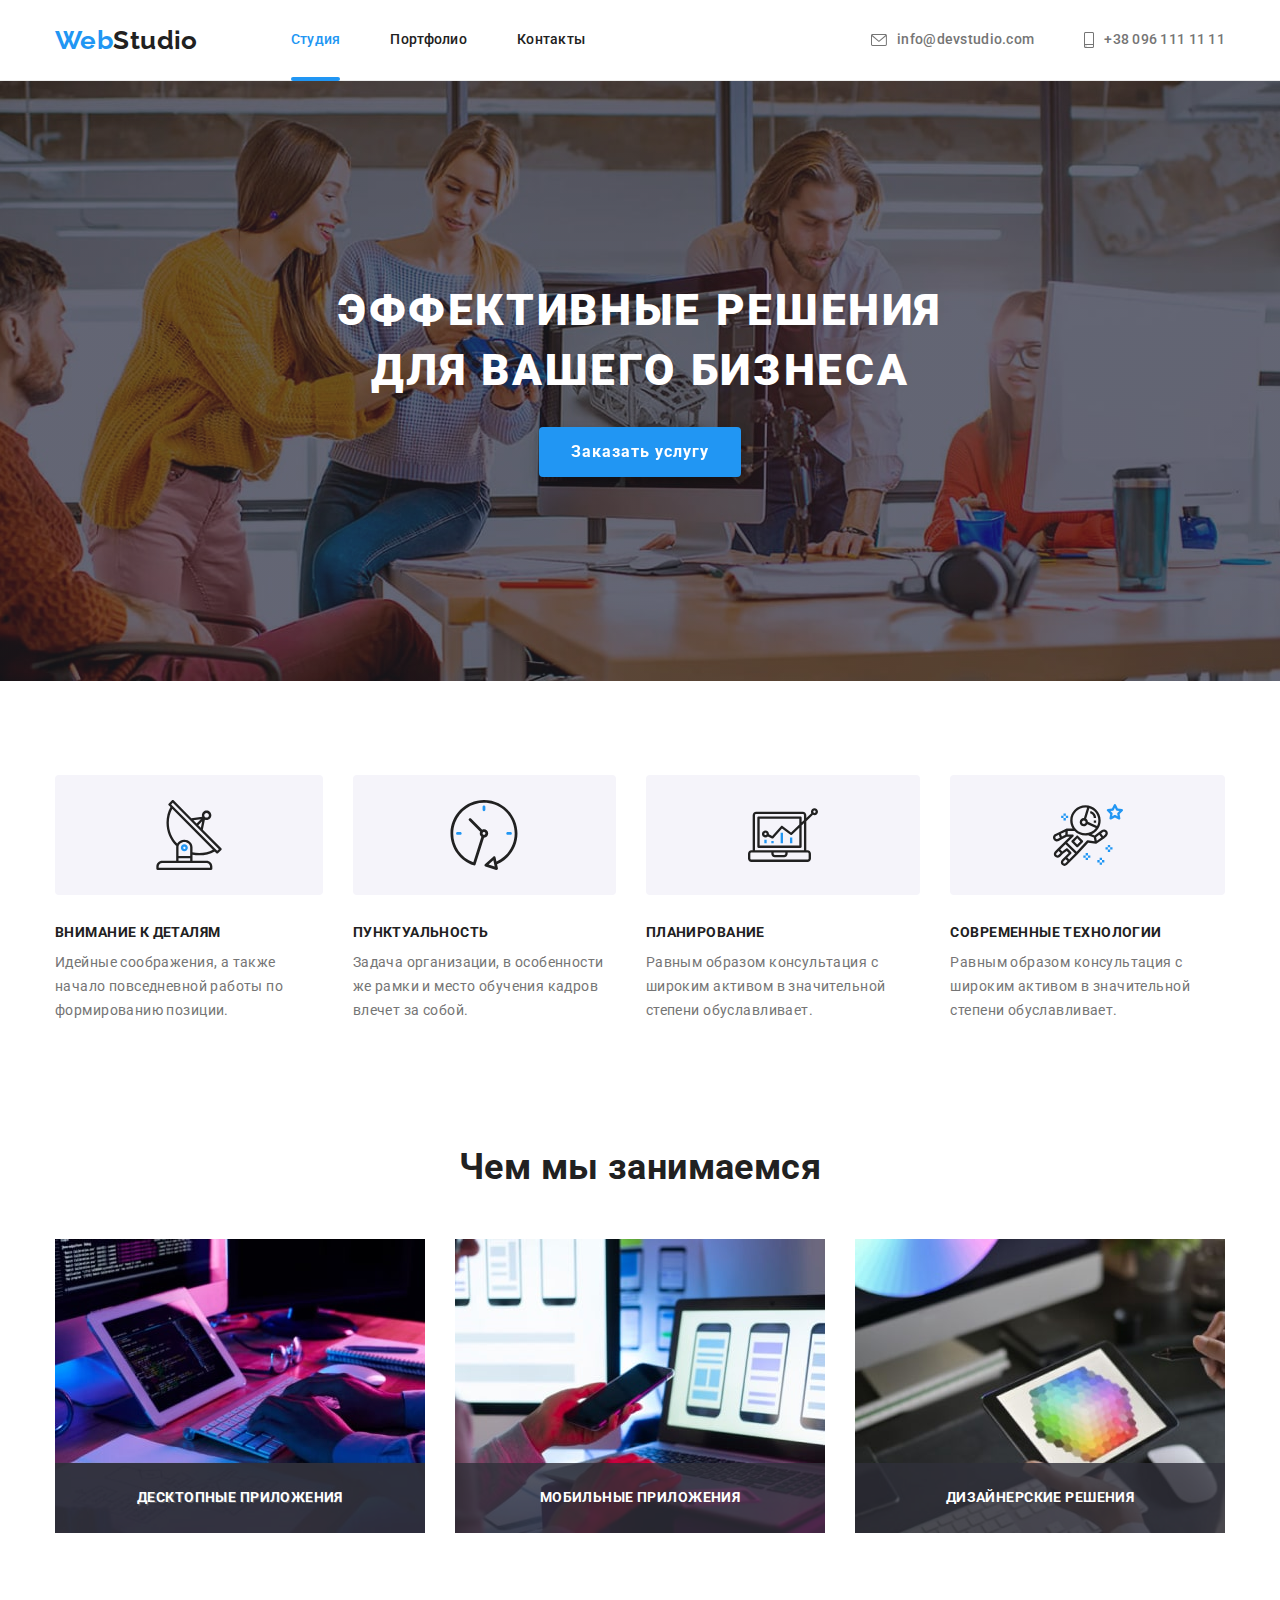
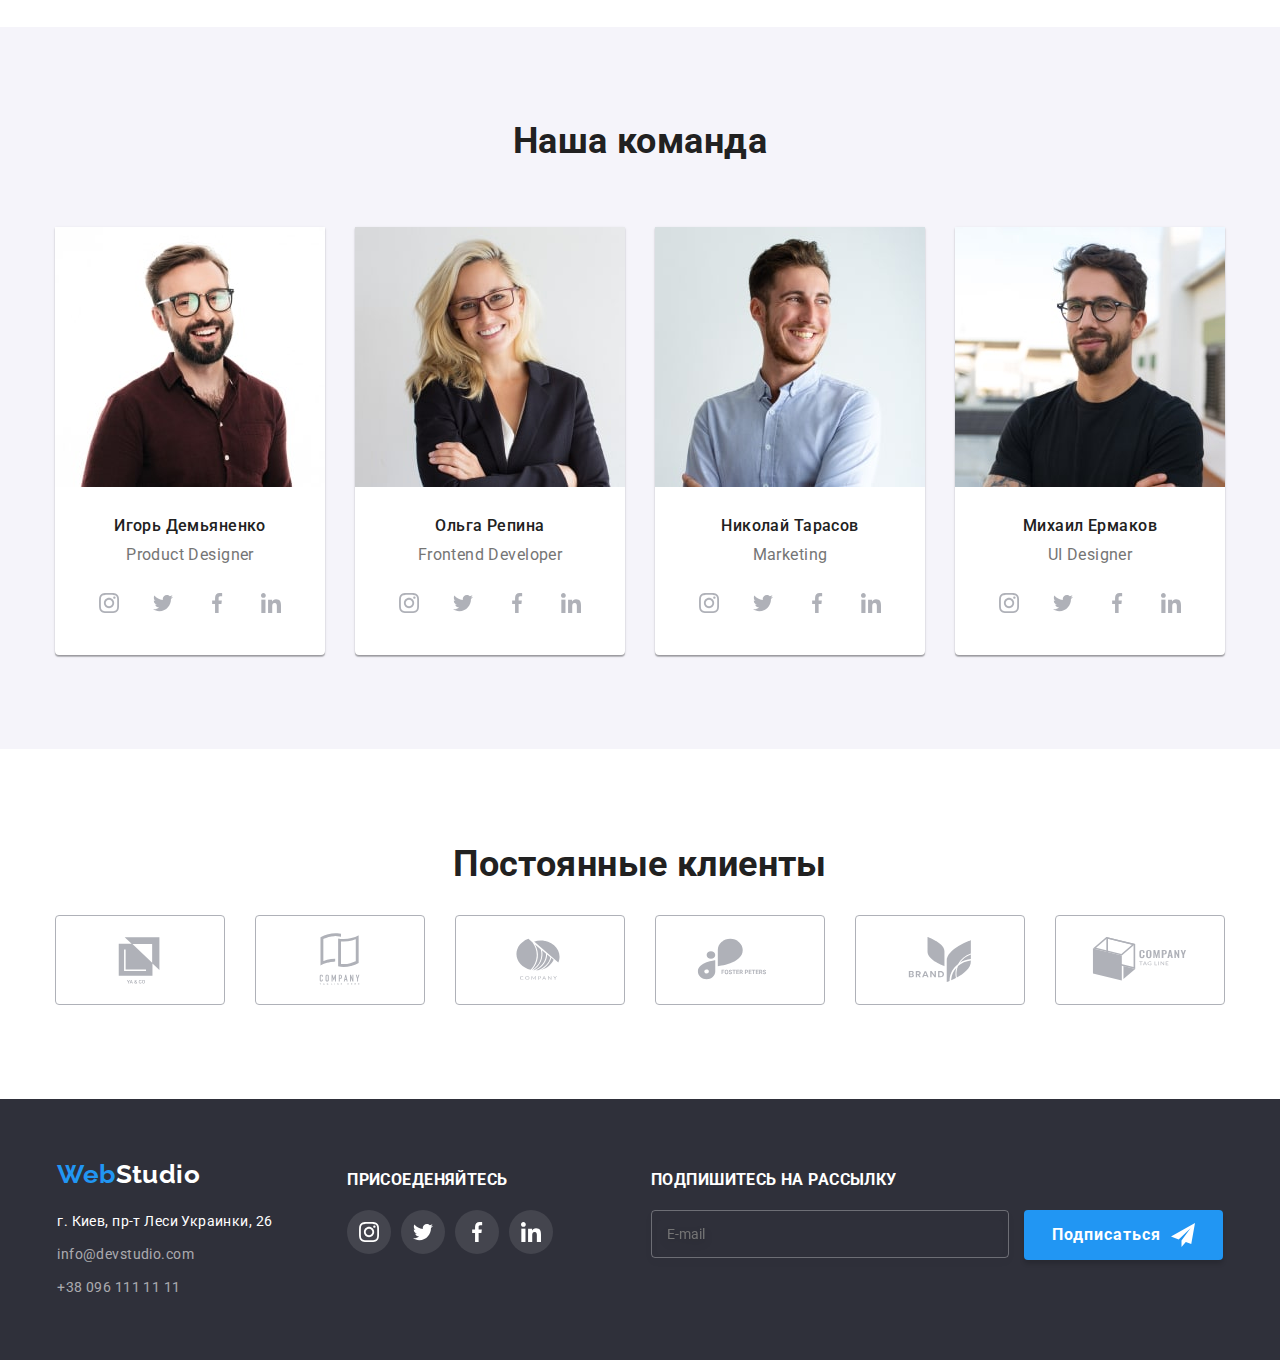
<file: index.html>
<!DOCTYPE html>
<html lang="ru">
  <head>
    <meta charset="UTF-8" />
    <meta http-equiv="X-UA-Compatible" content="IE=edge" />
    <meta name="viewport" content="width=device-width, initial-scale=1.0" />
    <title>WebStudio</title>
    <link
      rel="stylesheet"
      href="https://cdnjs.cloudflare.com/ajax/libs/modern-normalize/1.1.0/modern-normalize.min.css"
    />
    <link rel="stylesheet" href="./css/main.min.css" />
  </head>
  <body>
    <!-- Header site -->
    <header class="header">
      <div class="container">
        <a class="link header__logo" href="./index.html">
          <span class="header__web">Web</span><span class="header__studio">Studio</span></a
        >
        <!-- Min menu -->
        <div class="menu">
          <button
            class="menu-toggle js-open-menu"
            aria-expanded="false"
            aria-controls="mobile-menu"
          >
            <svg width="40" height="40" aria-label="Переключатель мобильного меню">
              <use href="./images/icon.svg#menu"></use>
            </svg>
          </button>
          <!-- Site Nav -->

          <nav class="site-nav">
            <ul class="list site-nav__list">
              <li class="site-nav__item">
                <a class="link site-nav__link current" href="./index.html">Студия</a>
              </li>
              <li class="site-nav__item">
                <a class="link site-nav__link" href="./portfolio.html">Портфолио</a>
              </li>
              <li class="site-nav__item"><a class="link site-nav__link" href="">Контакты</a></li>
            </ul>
          </nav>

          <!-- Contacts -->

          <ul class="list headercont">
            <li class="headercont__item">
              <div class="phone">
                <a class="headercont__link headercont__link--nomber link" href="tel:+380961111111"
                  ><svg class="icon-smartphone">
                    <use href="./images/icon.svg#icon-smartphone"></use></svg
                  >+38 096 111 11 11</a
                >
              </div>
            </li>
            <li class="headercont__item">
              <div class="mail">
                <a
                  class="headercont__link headercont__link--mail link"
                  href="mailto:info@devstudio.com"
                  ><svg class="icon-mail">
                    <use href="./images/icon.svg#icon-mail"></use></svg
                  >info@devstudio.com</a
                >
              </div>
            </li>
          </ul>
        </div>
      </div>

      <!-- Mobile menu -->

      <div class="menu-container js-menu-container" id="mobile-menu">
        <button class="menu-toggle js-close-menu">
          <svg width="40" height="40" aria-label="Переключатель мобильного меню">
            <use href="./images/icon.svg#cross"></use>
          </svg>
        </button>
        <!-- Site Nav -->

        <nav class="mobil-nav">
          <ul class="list mobil-nav__list">
            <li class="mobil-nav__item">
              <a class="link mobil-nav__link current" href="./index.html">Студия</a>
            </li>
            <li class="mobil-nav__item">
              <a class="link mobil-nav__link" href="./portfolio.html">Портфолио</a>
            </li>
            <li class="mobil-nav__item"><a class="link mobil-nav__link" href="">Контакты</a></li>
          </ul>
        </nav>

        <!-- Contacts -->

        <ul class="list mobil-headercont">
          <li class="mobil-headercont__item">
            <div class="mobil-phone">
              <a
                class="mobil-headercont__link mobil-headercont__link--nomber link"
                href="tel:+380961111111"
                >+38 096 111 11 11</a
              >
            </div>
          </li>
          <li class="mobil-headercont__item">
            <div class="mobil-mail">
              <a
                class="mobil-headercont__link mobil-headercont__link--mail link"
                href="mailto:info@devstudio.com"
                >info@devstudio.com</a
              >
            </div>
          </li>
        </ul>

        <ul class="list mobile-menu-social">
          <li class="mobile-menu-social__item">
            <a class="link mobile-menu-social__link" href="instagram.com">Instagram</a>
          </li>
          <li class="mobile-menu-social__item">
            <a class="link mobile-menu-social__link" href="twitter.com">Twitter</a>
          </li>
          <li class="mobile-menu-social__item">
            <a class="link mobile-menu-social__link" href="facebook.com">Facebook</a>
          </li>
          <li class="mobile-menu-social__item">
            <a class="link mobile-menu-social__link" href="linkedin.com">Linkedin</a>
          </li>
        </ul>
      </div>
    </header>
    <!-- Main -->
    <main>
      <!-- Hero -->
      <section class="hero">
        <h1 class="hero__title">Эффективные решения для вашего бизнеса</h1>
        <button data-modal-open class="button__hero" type="button">Заказать услугу</button>
      </section>
      <!--Benefits-->
      <section class="section benefits">
        <h2 class="visually-hidden">Преимущества</h2>
        <div class="container">
          <ul class="list benefits__list">
            <li class="benefits__item">
              <div class="attention">
                <svg class="icon__benefits" width="70" height="70">
                  <use href="./images/icon.svg#icon-antenna"></use>
                </svg>
              </div>
              <h3 class="benefits__title">Внимание к деталям</h3>
              <p class="benefits__text">
                Идейные соображения, а также начало повседневной работы по формированию позиции.
              </p>
            </li>
            <li class="benefits__item">
              <div class="attention">
                <svg class="icon__benefits" width="70" height="70">
                  <use href="./images/icon.svg#icon-clock"></use>
                </svg>
              </div>
              <h3 class="benefits__title">Пунктуальность</h3>
              <p class="benefits__text">
                Задача организации, в особенности же рамки и место обучения кадров влечет за собой.
              </p>
            </li>
            <li class="benefits__item">
              <div class="attention">
                <svg class="icon__benefits" width="70" height="70">
                  <use href="./images/icon.svg#icon-diagram"></use>
                </svg>
              </div>
              <h3 class="benefits__title">Планирование</h3>
              <p class="benefits__text">
                Равным образом консультация с широким активом в значительной степени обуславливает.
              </p>
            </li>
            <li class="benefits__item">
              <div class="attention">
                <svg class="icon__benefits" width="70" height="70">
                  <use href="./images/icon.svg#icon-astronaut"></use>
                </svg>
              </div>
              <h3 class="benefits__title">Современные технологии</h3>
              <p class="benefits__text">
                Равным образом консультация с широким активом в значительной степени обуславливает.
              </p>
            </li>
          </ul>
        </div>
      </section>
      <!--What are we doing-->
      <section class="section doing">
        <div class="container">
          <h2 class="doing__title">Чем мы занимаемся</h2>

          <ul class="list doing__list">
            <li class="doing__item">
              <div class="doing-thumb">
                <img
                  class="doing__img"
                  srcset="./images/box-1-370.jpg 1x, ./images/box-1-740.jpg 2x"
                  src="./images/box-1-370.jpg"
                  alt="Разработка Web сайта"
                />
                <div class="doing-thumb__bg">
                  <p class="doing-thumb__text">Десктопные приложения</p>
                </div>
              </div>
            </li>

            <li class="doing__item">
              <div class="doing-thumb">
                <img
                  class="doing__img"
                  srcset="./images/box-2-370.jpg 1x, ./images/box-2-740.jpg 2x"
                  src="./images/box-2-370.jpg"
                  alt="Разработка мобильных приложений"
                  width="370"
                />
                <div class="doing-thumb__bg">
                  <p class="doing-thumb__text">Мобильные приложения</p>
                </div>
              </div>
            </li>

            <li class="doing__item">
              <div class="doing-thumb">
                <img
                  class="doing__img"
                  srcset="./images/box-3-370.jpg 1x, ./images/box-3-740.jpg 2x"
                  src="./images/box-3-370.jpg"
                  alt="Разработка дизайна"
                  width="370"
                />
                <div class="doing-thumb__bg">
                  <p class="doing-thumb__text">Дизайнерские решения</p>
                </div>
              </div>
            </li>
          </ul>
        </div>
      </section>
      <!--Our team-->
      <section class="section team">
        <div class="container">
          <h2 class="team__title">Наша команда</h2>
          <ul class="list team__list">
            <li class="team__item">
              <picture>
                <source
                  srcset="./images/team-card-1-450.jpg 1x, ./images/team-card-1-900.jpg 2x"
                  media="(max-width: 767px)"
                />
                <source
                  srcset="./images/team-card-1-354.jpg 1x, ./images/team-card-1-708.jpg 2x"
                  media="(min-width: 768px) and (max-width: 1199px)"
                />
                <source
                  srcset="./images/team-card-1-270.jpg 1x, ./images/team-card-1-540.jpg 2x"
                  media="(min-width: 1200px)"
                />

                <img class="team__img" src="./images/team-card-1.jpg" alt="Игорь Демьяненко" />
              </picture>
              <div class="team-foto-title">
                <h3 class="team-foto-title__name">Игорь Демьяненко</h3>
                <p class="team-foto-title__role">Product Designer</p>
                <div class="social">
                  <ul class="list social__list">
                    <li class="social__item icon">
                      <svg class="insta" width="20" height="20">
                        <use href="./images/icon.svg#icon-instagram"></use>
                      </svg>
                    </li>
                    <li class="social__item icon">
                      <svg class="twitter" width="20" height="20">
                        <use href="./images/icon.svg#icon-twitter"></use>
                      </svg>
                    </li>
                    <li class="social__item icon">
                      <svg class="facebook" width="20" height="20">
                        <use href="./images/icon.svg#icon-facebook"></use>
                      </svg>
                    </li>
                    <li class="social__item icon">
                      <svg class="linkedin" width="20" height="20">
                        <use href="./images/icon.svg#icon-linkedin"></use>
                      </svg>
                    </li>
                  </ul>
                </div>
              </div>
            </li>
            <li class="team__item">
              <picture>
                <source
                  srcset="./images/team-card-2-450.jpg 1x, ./images/team-card-2-900.jpg 2x"
                  media="(max-width: 767px)"
                />
                <source
                  srcset="./images/team-card-2-354.jpg 1x, ./images/team-card-2-708.jpg 2x"
                  media="(min-width: 768px) and (max-width: 1199px)"
                />
                <source
                  srcset="./images/team-card-2-270.jpg 1x, ./images/team-card-2-540.jpg 2x"
                  media="(min-width: 1200px)"
                />

                <img class="team__img" src="team-card-2.jpg" alt="Ольга Репина" />
              </picture>
              <div class="team-foto-title">
                <h3 class="team-foto-title__name">Ольга Репина</h3>
                <p class="team-foto-title__role">Frontend Developer</p>
                <div class="social">
                  <ul class="list social__list">
                    <li class="social__item icon">
                      <svg class="insta" width="20" height="20">
                        <use href="./images/icon.svg#icon-instagram"></use>
                      </svg>
                    </li>
                    <li class="social__item icon">
                      <svg class="twitter" width="20" height="20">
                        <use href="./images/icon.svg#icon-twitter"></use>
                      </svg>
                    </li>
                    <li class="social__item icon">
                      <svg class="facebook" width="20" height="20">
                        <use href="./images/icon.svg#icon-facebook"></use>
                      </svg>
                    </li>
                    <li class="social__item icon">
                      <svg class="linkedin" width="20" height="20">
                        <use href="./images/icon.svg#icon-linkedin"></use>
                      </svg>
                    </li>
                  </ul>
                </div>
              </div>
            </li>
            <li class="team__item">
              <picture>
                <source
                  srcset="./images/team-card-3-450.jpg 1x, ./images/team-card-3-900.jpg 2x"
                  media="(max-width: 767px)"
                />
                <source
                  srcset="./images/team-card-3-354.jpg 1x, ./images/team-card-3-708.jpg 2x"
                  media="(min-width: 768px) and (max-width: 1199px)"
                />
                <source
                  srcset="./images/team-card-3-270.jpg 1x, ./images/team-card-3-540.jpg 2x"
                  media="(min-width: 1200px)"
                />
                <img class="team__img" src="team-card-3.jpg" alt="Николай Тарасов" />
              </picture>
              <div class="team-foto-title">
                <h3 class="team-foto-title__name">Николай Тарасов</h3>
                <p class="team-foto-title__role">Marketing</p>
                <div class="social">
                  <ul class="list social__list">
                    <li class="social__item icon">
                      <svg class="insta" width="20" height="20">
                        <use href="./images/icon.svg#icon-instagram"></use>
                      </svg>
                    </li>
                    <li class="social__item icon">
                      <svg class="twitter" width="20" height="20">
                        <use href="./images/icon.svg#icon-twitter"></use>
                      </svg>
                    </li>
                    <li class="social__item icon">
                      <svg class="facebook" width="20" height="20">
                        <use href="./images/icon.svg#icon-facebook"></use>
                      </svg>
                    </li>
                    <li class="social__item icon">
                      <svg class="linkedin" width="20" height="20">
                        <use href="./images/icon.svg#icon-linkedin"></use>
                      </svg>
                    </li>
                  </ul>
                </div>
              </div>
            </li>
            <li class="team__item">
              <picture>
                <source
                  srcset="./images/team-card-4-450.jpg 1x, ./images/team-card-4-900.jpg 2x"
                  media="(max-width: 767px)"
                />
                <source
                  srcset="./images/team-card-4-354.jpg 1x, ./images/team-card-4-708.jpg 2x"
                  media="(min-width: 768px) and (max-width: 1199px)"
                />
                <source
                  srcset="./images/team-card-4-270.jpg 1x, ./images/team-card-4-540.jpg 2x"
                  media="(min-width: 1200px)"
                />

                <img class="team__img" src="team-card-4.jpg" alt="Михаил Ермаков" />
              </picture>
              <div class="team-foto-title">
                <h3 class="team-foto-title__name">Михаил Ермаков</h3>
                <p class="team-foto-title__role">UI Designer</p>
                <div class="social">
                  <ul class="list social__list">
                    <li class="social__item icon">
                      <svg class="insta" width="20" height="20">
                        <use href="./images/icon.svg#icon-instagram"></use>
                      </svg>
                    </li>
                    <li class="social__item icon">
                      <svg class="twitter" width="20" height="20">
                        <use href="./images/icon.svg#icon-twitter"></use>
                      </svg>
                    </li>
                    <li class="social__item icon">
                      <svg class="facebook" width="20" height="20">
                        <use href="./images/icon.svg#icon-facebook"></use>
                      </svg>
                    </li>
                    <li class="social__item icon">
                      <svg class="linkedin" width="20" height="20">
                        <use href="./images/icon.svg#icon-linkedin"></use>
                      </svg>
                    </li>
                  </ul>
                </div>
              </div>
            </li>
          </ul>
        </div>
      </section>
      <!-- Clients -->
      <section class="section clients">
        <div class="container">
          <h3 class="clients__title">Постоянные клиенты</h3>
          <ul class="list clients__list">
            <li class="clients__item">
              <a class="link clients__link" href=""
                ><svg class="clients__icon" width="106" height="60">
                  <use href="./images/icon.svg#icon-Client1"></use></svg
              ></a>
            </li>
            <li class="clients__item">
              <a class="link clients__link" href="">
                <svg class="clients__icon" width="106" height="60">
                  <use href="./images/icon.svg#icon-Client2"></use></svg
              ></a>
            </li>
            <li class="clients__item">
              <a class="link clients__link" href=""
                ><svg class="clients__icon" width="106" height="60">
                  <use href="./images/icon.svg#icon-Client3"></use></svg
              ></a>
            </li>
            <li class="clients__item">
              <a class="link clients__link" href=""
                ><svg class="clients__icon" width="106" height="60">
                  <use href="./images/icon.svg#icon-Client4"></use></svg
              ></a>
            </li>
            <li class="clients__item">
              <a class="link clients__link" href=""
                ><svg class="clients__icon" width="106" height="60">
                  <use href="./images/icon.svg#icon-Client5"></use></svg
              ></a>
            </li>
            <li class="clients__item">
              <a class="link clients__link" href=""
                ><svg class="clients__icon" width="106" height="60">
                  <use href="./images/icon.svg#icon-Client6"></use></svg
              ></a>
            </li>
          </ul>
        </div>
      </section>
    </main>
    <!-- Footer -->
    <footer class="footer">
      <div class="container footer__container">
        <div class="footer__address">
          <a class="link logo__footer" href="./index.html"
            ><span class="footer__web">Web</span><span class="footer__studio">Studio</span></a
          >
          <address class="address">
            <ul class="list">
              <li class="address__item">
                <a
                  class="link address__link--color"
                  href="https://goo.gl/maps/xMiUcJ526kPzGd5UA"
                  target="_blank"
                  rel="noopener noindex nofollow"
                  >г. Киев, пр-т Леси Украинки, 26</a
                >
              </li>
              <li class="address__item">
                <a class="link address__link" href="mailto:info@devstudio.com"
                  >info@devstudio.com</a
                >
              </li>
              <li class="address__item">
                <a class="link address__link" href="tel:+380961111111">+38 096 111 11 11</a>
              </li>
            </ul>
          </address>
        </div>
        <div class="footer-social">
          <h3 class="footer-social__title">Присоеденяйтесь</h3>
          <ul class="list footer-social__list">
            <li class="footer-social__item icon footer-social__icon">
              <svg class="insta" width="20" height="20">
                <use href="./images/icon.svg#icon-instagram"></use>
              </svg>
            </li>
            <li class="footer-social__item icon footer-social__icon">
              <svg class="twitter" width="20" height="20">
                <use href="./images/icon.svg#icon-twitter"></use>
              </svg>
            </li>
            <li class="footer-social__item icon footer-social__icon">
              <svg class="facebook" width="20" height="20">
                <use href="./images/icon.svg#icon-facebook"></use>
              </svg>
            </li>
            <li class="footer-social__item icon footer-social__icon">
              <svg class="linkedin" width="20" height="20">
                <use href="./images/icon.svg#icon-linkedin"></use>
              </svg>
            </li>
          </ul>
        </div>
        <div class="subscribe">
          <h3 class="subscribe__title">Подпишитесь на рассылку</h3>
          <div class="subscribe__input">
            <label><input class="subscibe__mail" type="text" placeholder="E-mail" /></label>
            <button class="subscribe-btn">
              Подписаться<svg class="subscribe-btn__icon" width="24" height="24">
                <use href="./images/icon.svg#send"></use>
              </svg>
            </button>
          </div>
        </div>
      </div>
    </footer>

    <!-- Modal window -->
    <div class="backdrop is-hidden" data-modal>
      <div class="modal">
        <button type="reset" class="btn-close" data-modal-close>
          <svg class="btn-close__icon">
            <use href="./images/icon.svg#icon-close-black"></use>
          </svg>
        </button>

        <form class="form js-speaker-form" autocomplete="off">
          <p class="form__title">Оставьте свои данные, мы вам перезвоним</p>

          <label class="form__label"
            >Имя
            <span class="form__division">
              <input class="form__input" type="text" name="name" autofocus />
              <svg class="form__icon-name" width="18" height="18">
                <use href="./images/modal.svg#icon-modal_name"></use>
              </svg>
            </span>
          </label>

          <label class="form__label"
            >Телефон
            <span class="form__division">
              <input class="form__input" type="text" name="tel" id="tel" />
              <svg class="form__icon-name" width="18" height="18">
                <use href="./images/modal.svg#icon-modal_phone"></use>
              </svg>
            </span>
          </label>

          <label class="form__label"
            >Почта
            <span class="form__division">
              <input class="form__input" type="email" name="mail" id="mail" />
              <svg class="form__icon-name" width="18" height="18">
                <use href="./images/modal.svg#icon-modal_mail"></use>
              </svg>
            </span>
          </label>

          <label class="comment form__label" for="comment"
            >Комментарий
            <textarea
              class="text-area"
              name="comment"
              id="comment"
              placeholder="Введите текст"
            ></textarea>
          </label>

          <div class="checkbox">
            <label class="checkbox__label" for="agreement"
              >Соглашаюсь с рассылкой и принимаю&#32;<a class="checkbox__agreement" href=""
                >Условия договора</a
              >
              <input class="checkbox__input" type="checkbox" name="agreement" id="agreement" />

              <span class="checkbox__icon"></span>
            </label>
          </div>

          <button class="form-submit" type="submit">Отправить</button>
        </form>
      </div>
    </div>
    <script src="./js/modal.js"></script>
    <script src="./js/menu.js"></script>
  </body>
</html>
</file>
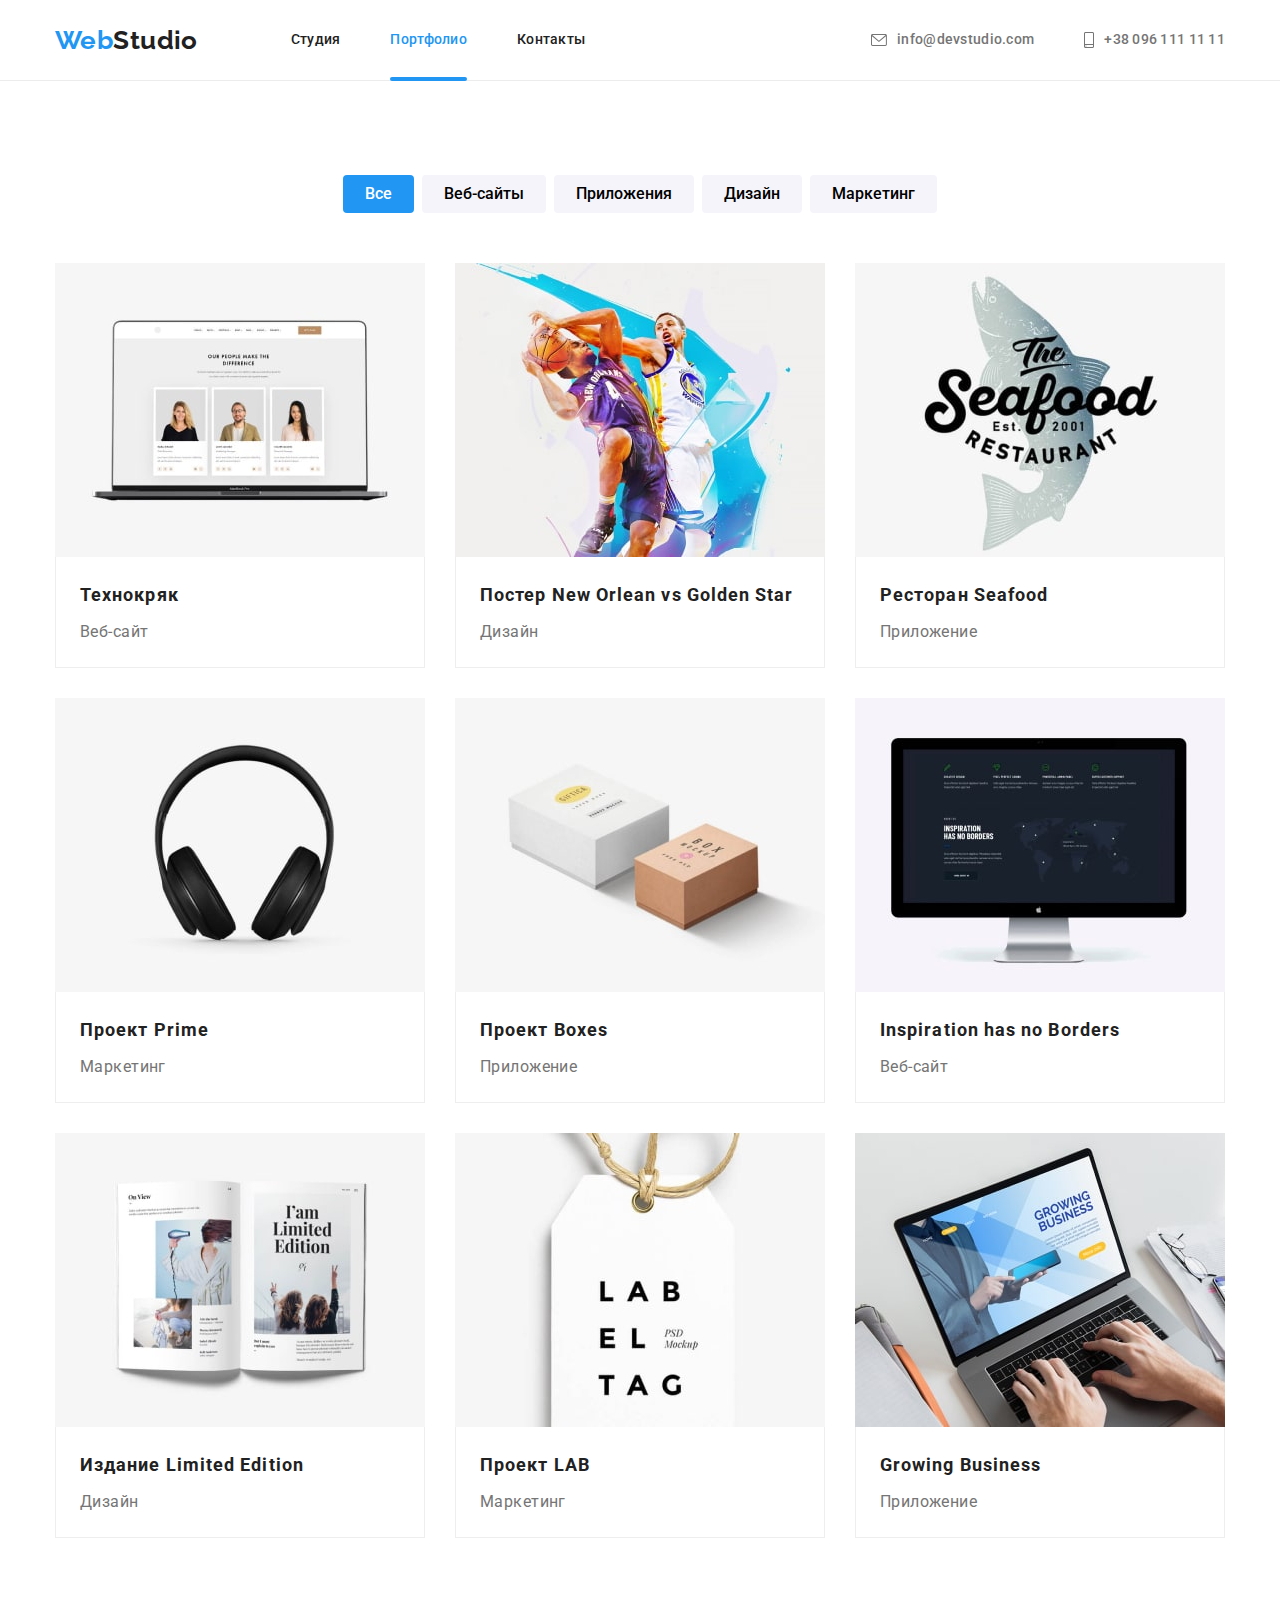
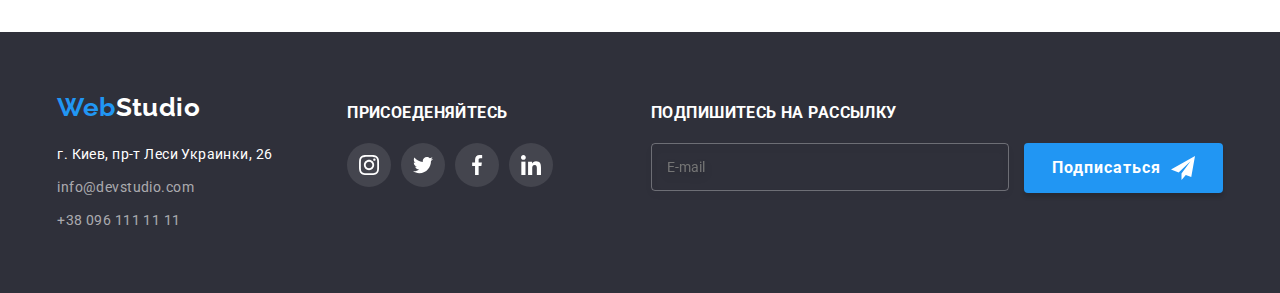
<file: portfolio.html>
<!DOCTYPE html>
<html lang="ru">
  <head>
    <meta charset="UTF-8" />
    <meta http-equiv="X-UA-Compatible" content="IE=edge" />
    <meta name="viewport" content="width=device-width, initial-scale=1.0" />
    <title>WebStudio</title>
    <link
      rel="stylesheet"
      href="https://cdnjs.cloudflare.com/ajax/libs/modern-normalize/1.1.0/modern-normalize.min.css"
    />
    <link rel="stylesheet" href="./css/main.min.css" />
  </head>

  <body>
    <!-- Header site -->
    <header class="header">
      <div class="container">
        <a class="link header__logo" href="./index.html">
          <span class="header__web">Web</span><span class="header__studio">Studio</span></a
        >
        <!-- Min menu -->
        <div class="menu">
          <button
            class="menu-toggle js-open-menu"
            aria-expanded="false"
            aria-controls="mobile-menu"
          >
            <svg width="40" height="40" aria-label="Переключатель мобильного меню">
              <use href="./images/icon.svg#menu"></use>
            </svg>
          </button>
          <!-- Site Nav -->

          <nav class="site-nav">
            <ul class="list site-nav__list">
              <li class="site-nav__item">
                <a class="link site-nav__link" href="./index.html">Студия</a>
              </li>
              <li class="site-nav__item">
                <a class="link site-nav__link current" href="./portfolio.html">Портфолио</a>
              </li>
              <li class="site-nav__item"><a class="link site-nav__link" href="">Контакты</a></li>
            </ul>
          </nav>

          <!-- Contacts -->

          <ul class="list headercont">
            <li class="headercont__item">
              <div class="phone">
                <a class="headercont__link headercont__link--nomber link" href="tel:+380961111111"
                  ><svg class="icon-smartphone">
                    <use href="./images/icon.svg#icon-smartphone"></use></svg
                  >+38 096 111 11 11</a
                >
              </div>
            </li>
            <li class="headercont__item">
              <div class="mail">
                <a
                  class="headercont__link headercont__link--mail link"
                  href="mailto:info@devstudio.com"
                  ><svg class="icon-mail">
                    <use href="./images/icon.svg#icon-mail"></use></svg
                  >info@devstudio.com</a
                >
              </div>
            </li>
          </ul>
        </div>
      </div>

      <!-- Mobile menu -->

      <div class="menu-container js-menu-container" id="mobile-menu">
        <button class="menu-toggle js-close-menu">
          <svg width="40" height="40" aria-label="Переключатель мобильного меню">
            <use href="./images/icon.svg#cross"></use>
          </svg>
        </button>
        <!-- Site Nav -->

        <nav class="mobil-nav">
          <ul class="list mobil-nav__list">
            <li class="mobil-nav__item">
              <a class="link mobil-nav__link" href="./index.html">Студия</a>
            </li>
            <li class="mobil-nav__item">
              <a class="link mobil-nav__link current" href="./portfolio.html">Портфолио</a>
            </li>
            <li class="mobil-nav__item"><a class="link mobil-nav__link" href="">Контакты</a></li>
          </ul>
        </nav>

        <!-- Contacts -->

        <ul class="list mobil-headercont">
          <li class="mobil-headercont__item">
            <div class="mobil-phone">
              <a
                class="mobil-headercont__link mobil-headercont__link--nomber link"
                href="tel:+380961111111"
                >+38 096 111 11 11</a
              >
            </div>
          </li>
          <li class="mobil-headercont__item">
            <div class="mobil-mail">
              <a
                class="mobil-headercont__link mobil-headercont__link--mail link"
                href="mailto:info@devstudio.com"
                >info@devstudio.com</a
              >
            </div>
          </li>
        </ul>

        <ul class="list mobile-menu-social">
          <li class="mobile-menu-social__item">
            <a class="link mobile-menu-social__link" href="instagram.com">Instagram</a>
          </li>
          <li class="mobile-menu-social__item">
            <a class="link mobile-menu-social__link" href="twitter.com">Twitter</a>
          </li>
          <li class="mobile-menu-social__item">
            <a class="link mobile-menu-social__link" href="facebook.com">Facebook</a>
          </li>
          <li class="mobile-menu-social__item">
            <a class="link mobile-menu-social__link" href="linkedin.com">Linkedin</a>
          </li>
        </ul>
      </div>
    </header>
    <!-- Main -->
    <main>
      <!-- Section project -->
      <section class="section project">
        <h1 class="visually-hidden">Портфолио</h1>
        <!-- Project Filter-->
        <div class="project-filter container">
          <ul class="list project-filter__list btn">
            <li class="project-filter__item">
              <button type="button" class="project-filter__button current">Все</button>
            </li>
            <li class="project-filter__item">
              <button type="button" class="project-filter__button">Веб-сайты</button>
            </li>
            <li class="project-filter__item">
              <button type="button" class="project-filter__button">Приложения</button>
            </li>
            <li class="project-filter__item">
              <button type="button" class="project-filter__button">Дизайн</button>
            </li>
            <li class="project-filter__item">
              <button type="button" class="project-filter__button">Маркетинг</button>
            </li>
          </ul>
          <!-- Project -->
          <ul class="list project-list">
            <li class="project-list__item">
              <a class="link project-list__link" href="">
                <div class="cards-thumb">
                  <picture>
                    <source
                      srcset="./images/project-1-450.jpg 1x, ./images/project-1-900.jpg 2x"
                      media="(max-width: 767px)"
                    />
                    <source
                      srcset="./images/project-1-354.jpg 1x, ./images/project-1-708.jpg 2x"
                      media="(min-width: 768px) and (max-width: 1199px)"
                    />
                    <source
                      srcset="./images/project-1-370.jpg 1x, ./images/project-1-740.jpg 2x"
                      media="(min-width: 1200px)"
                    />
                    <img
                      class="project-list__img"
                      src="./images/project-1-354.jpg"
                      alt="Отображение веб-сайта"
                    />
                  </picture>
                  <div class="cards-overlay">
                    <div class="cards-overlay__division">
                      <p class="cards-overlay__text">
                        Ресурс предлагает комплексные предложения с разным уровнем функционала и
                        сервисов. Все это позволит посетителю получить исчерпывающие сведения о
                        компании или частном лице.
                      </p>
                    </div>
                  </div>
                </div>
                <div class="project-list__cards">
                  <h3 class="project-list__section-title">Технокряк</h3>
                  <p class="project-list__text project-list__text--teblet">Веб-сайт</p>
                </div>
              </a>
            </li>
            <li class="project-list__item">
              <a class="link project-list__link" href="">
                <div class="cards-thumb">
                  <picture>
                    <source
                      srcset="./images/project-2-450.jpg 1x, ./images/project-2-900.jpg 2x"
                      media="(max-width: 767px)"
                    />
                    <source
                      srcset="./images/project-2-354.jpg 1x, ./images/project-2-708.jpg 2x"
                      media="(min-width: 768px) and (max-width: 1199px)"
                    />
                    <source
                      srcset="./images/project-2-370.jpg 1x, ./images/project-2-740.jpg 2x"
                      media="(min-width: 1200px)"
                    />
                    <img
                      class="project-list__img"
                      src="./images/project-2-354.jpg"
                      alt="Постер New Orlean vs Golden Star"
                    />
                  </picture>
                  <div class="cards-overlay">
                    <div class="cards-overlay__division">
                      <p class="cards-overlay__text">
                        Ресурс предлагает комплексные предложения с разным уровнем функционала и
                        сервисов. Все это позволит посетителю получить исчерпывающие сведения о
                        компании или частном лице.
                      </p>
                    </div>
                  </div>
                </div>
                <div class="project-list__cards">
                  <h3 class="project-list__section-title">Постер New Orlean vs Golden Star</h3>
                  <p class="project-list__text">Дизайн</p>
                </div>
              </a>
            </li>
            <li class="project-list__item">
              <a class="link project-list__link" href="">
                <div class="cards-thumb">
                  <picture>
                    <source
                      srcset="./images/project-3-450.jpg 1x, ./images/project-3-900.jpg 2x"
                      media="(max-width: 767px)"
                    />
                    <source
                      srcset="./images/project-3-354.jpg 1x, ./images/project-3-708.jpg 2x"
                      media="(min-width: 768px) and (max-width: 1199px)"
                    />
                    <source
                      srcset="./images/project-3-370.jpg 1x, ./images/project-3-740.jpg 2x"
                      media="(min-width: 1200px)"
                    />
                    <img
                      class="project-list__img"
                      src="./images/project-3-354.jpg"
                      alt="Ресторан Seafood"
                    />
                  </picture>
                  <div class="cards-overlay">
                    <div class="cards-overlay__division">
                      <p class="cards-overlay__text">
                        Ресурс предлагает комплексные предложения с разным уровнем функционала и
                        сервисов. Все это позволит посетителю получить исчерпывающие сведения о
                        компании или частном лице.
                      </p>
                    </div>
                  </div>
                </div>
                <div class="project-list__cards">
                  <h3 class="project-list__section-title">Ресторан Seafood</h3>
                  <p class="project-list__text">Приложение</p>
                </div>
              </a>
            </li>
            <li class="project-list__item">
              <a class="link project-list__link" href="">
                <div class="cards-thumb">
                  <picture>
                    <source
                      srcset="./images/project-4-450.jpg 1x, ./images/project-4-900.jpg 2x"
                      media="(max-width: 767px)"
                    />
                    <source
                      srcset="./images/project-4-354.jpg 1x, ./images/project-4-708.jpg 2x"
                      media="(min-width: 768px) and (max-width: 1199px)"
                    />
                    <source
                      srcset="./images/project-4-370.jpg 1x, ./images/project-4-740.jpg 2x"
                      media="(min-width: 1200px)"
                    />
                    <img
                      class="project-list__img"
                      src="./images/project-4-354.jpg"
                      alt="Проект Prime"
                    />
                  </picture>
                  <div class="cards-overlay">
                    <div class="cards-overlay__division">
                      <p class="cards-overlay__text">
                        Ресурс предлагает комплексные предложения с разным уровнем функционала и
                        сервисов. Все это позволит посетителю получить исчерпывающие сведения о
                        компании или частном лице.
                      </p>
                    </div>
                  </div>
                </div>
                <div class="project-list__cards">
                  <h3 class="project-list__section-title">Проект Prime</h3>
                  <p class="project-list__text">Маркетинг</p>
                </div>
              </a>
            </li>
            <li class="project-list__item">
              <a class="link project-list__link" href="">
                <div class="cards-thumb">
                  <picture>
                    <source
                      srcset="./images/project-5-450.jpg 1x, ./images/project-5-900.jpg 2x"
                      media="(max-width: 767px)"
                    />
                    <source
                      srcset="./images/project-5-354.jpg 1x, ./images/project-5-708.jpg 2x"
                      media="(min-width: 768px) and (max-width: 1199px)"
                    />
                    <source
                      srcset="./images/project-5-370.jpg 1x, ./images/project-5-740.jpg 2x"
                      media="(min-width: 1200px)"
                    />
                    <img
                      class="project-list__img"
                      src="./images/project-5-354.jpg"
                      alt="Проект Boxes"
                    />
                  </picture>
                  <div class="cards-overlay">
                    <div class="cards-overlay__division">
                      <p class="cards-overlay__text">
                        Ресурс предлагает комплексные предложения с разным уровнем функционала и
                        сервисов. Все это позволит посетителю получить исчерпывающие сведения о
                        компании или частном лице.
                      </p>
                    </div>
                  </div>
                </div>
                <div class="project-list__cards">
                  <h3 class="project-list__section-title">Проект Boxes</h3>
                  <p class="project-list__text">Приложение</p>
                </div>
              </a>
            </li>
            <li class="project-list__item">
              <a class="link project-list__link" href="">
                <div class="cards-thumb">
                  <picture>
                    <source
                      srcset="./images/project-6-450.jpg 1x, ./images/project-6-900.jpg 2x"
                      media="(max-width: 767px)"
                    />
                    <source
                      srcset="./images/project-6-354.jpg 1x, ./images/project-6-708.jpg 2x"
                      media="(min-width: 768px) and (max-width: 1199px)"
                    />
                    <source
                      srcset="./images/project-6-370.jpg 1x, ./images/project-6-740.jpg 2x"
                      media="(min-width: 1200px)"
                    />
                    <img
                      class="project-list__img"
                      src="./images/project-6-354.jpg"
                      alt="Inspiration has no Borders"
                    />
                  </picture>
                  <div class="cards-overlay">
                    <div class="cards-overlay__division">
                      <p class="cards-overlay__text">
                        Ресурс предлагает комплексные предложения с разным уровнем функционала и
                        сервисов. Все это позволит посетителю получить исчерпывающие сведения о
                        компании или частном лице.
                      </p>
                    </div>
                  </div>
                </div>
                <div class="project-list__cards">
                  <h3 class="project-list__section-title">Inspiration has no Borders</h3>
                  <p class="project-list__text">Веб-сайт</p>
                </div>
              </a>
            </li>
            <li class="project-list__item">
              <a class="link project-list__link" href="">
                <div class="cards-thumb">
                  <picture>
                    <source
                      srcset="./images/project-7-450.jpg 1x, ./images/project-7-900.jpg 2x"
                      media="(max-width: 767px)"
                    />
                    <source
                      srcset="./images/project-7-354.jpg 1x, ./images/project-7-708.jpg 2x"
                      media="(min-width: 768px) and (max-width: 1199px)"
                    />
                    <source
                      srcset="./images/project-7-370.jpg 1x, ./images/project-7-740.jpg 2x"
                      media="(min-width: 1200px)"
                    />
                    <img
                      class="project-list__img"
                      src="./images/project-7-354.jpg"
                      alt="Издание Limited Edition"
                    />
                  </picture>
                  <div class="cards-overlay">
                    <div class="cards-overlay__division">
                      <p class="cards-overlay__text">
                        Ресурс предлагает комплексные предложения с разным уровнем функционала и
                        сервисов. Все это позволит посетителю получить исчерпывающие сведения о
                        компании или частном лице.
                      </p>
                    </div>
                  </div>
                </div>
                <div class="project-list__cards">
                  <h3 class="project-list__section-title">Издание Limited Edition</h3>
                  <p class="project-list__text">Дизайн</p>
                </div>
              </a>
            </li>
            <li class="project-list__item">
              <a class="link project-list__link" href="">
                <div class="cards-thumb">
                  <picture>
                    <source
                      srcset="./images/project-8-450.jpg 1x, ./images/project-8-900.jpg 2x"
                      media="(max-width: 767px)"
                    />
                    <source
                      srcset="./images/project-8-354.jpg 1x, ./images/project-8-708.jpg 2x"
                      media="(min-width: 768px) and (max-width: 1199px)"
                    />
                    <source
                      srcset="./images/project-8-370.jpg 1x, ./images/project-8-740.jpg 2x"
                      media="(min-width: 1200px)"
                    />
                    <img
                      class="project-list__img"
                      src="./images/project-8-354.jpg"
                      alt="Проект LAB"
                    />
                  </picture>
                  <div class="cards-overlay">
                    <div class="cards-overlay__division">
                      <p class="cards-overlay__text">
                        Ресурс предлагает комплексные предложения с разным уровнем функционала и
                        сервисов. Все это позволит посетителю получить исчерпывающие сведения о
                        компании или частном лице.
                      </p>
                    </div>
                  </div>
                </div>
                <div class="project-list__cards">
                  <h3 class="project-list__section-title">Проект LAB</h3>
                  <p class="project-list__text">Маркетинг</p>
                </div>
              </a>
            </li>
            <li class="project-list__item">
              <a class="link project-list__link" href="">
                <div class="cards-thumb">
                  <picture>
                    <source
                      srcset="./images/project-9-450.jpg 1x, ./images/project-9-900.jpg 2x"
                      media="(max-width: 767px)"
                    />
                    <source
                      srcset="./images/project-9-354.jpg 1x, ./images/project-9-708.jpg 2x"
                      media="(min-width: 768px) and (max-width: 1199px)"
                    />
                    <source
                      srcset="./images/project-9-370.jpg 1x, ./images/project-9-740.jpg 2x"
                      media="(min-width: 1200px)"
                    />
                    <img
                      class="project-list__img"
                      src="./images/project-9-354.jpg"
                      alt="Growing Business"
                    />
                  </picture>
                  <div class="cards-overlay">
                    <div class="cards-overlay__division">
                      <p class="cards-overlay__text">
                        Ресурс предлагает комплексные предложения с разным уровнем функционала и
                        сервисов. Все это позволит посетителю получить исчерпывающие сведения о
                        компании или частном лице.
                      </p>
                    </div>
                  </div>
                </div>
                <div class="project-list__cards">
                  <h3 class="project-list__section-title">Growing Business</h3>
                  <p class="project-list__text">Приложение</p>
                </div>
              </a>
            </li>
          </ul>
        </div>
      </section>
    </main>
    <!-- Footer -->
    <footer class="footer">
      <div class="container footer__container">
        <div class="footer__address">
          <a class="link logo__footer" href="./index.html"
            ><span class="footer__web">Web</span><span class="footer__studio">Studio</span></a
          >
          <address class="address">
            <ul class="list">
              <li class="address__item">
                <a
                  class="link address__link--color"
                  href="https://goo.gl/maps/xMiUcJ526kPzGd5UA"
                  target="_blank"
                  rel="noopener noindex nofollow"
                  >г. Киев, пр-т Леси Украинки, 26</a
                >
              </li>
              <li class="address__item">
                <a class="link address__link" href="mailto:info@devstudio.com"
                  >info@devstudio.com</a
                >
              </li>
              <li class="address__item">
                <a class="link address__link" href="tel:+380961111111">+38 096 111 11 11</a>
              </li>
            </ul>
          </address>
        </div>
        <div class="footer-social">
          <h3 class="footer-social__title">Присоеденяйтесь</h3>
          <ul class="list footer-social__list">
            <li class="footer-social__item icon footer-social__icon">
              <svg class="insta" width="20" height="20">
                <use href="./images/icon.svg#icon-instagram"></use>
              </svg>
            </li>
            <li class="footer-social__item icon footer-social__icon">
              <svg class="twitter" width="20" height="20">
                <use href="./images/icon.svg#icon-twitter"></use>
              </svg>
            </li>
            <li class="footer-social__item icon footer-social__icon">
              <svg class="facebook" width="20" height="20">
                <use href="./images/icon.svg#icon-facebook"></use>
              </svg>
            </li>
            <li class="footer-social__item icon footer-social__icon">
              <svg class="linkedin" width="20" height="20">
                <use href="./images/icon.svg#icon-linkedin"></use>
              </svg>
            </li>
          </ul>
        </div>
        <div class="subscribe">
          <h3 class="subscribe__title">Подпишитесь на рассылку</h3>
          <div class="subscribe__input">
            <label><input class="subscibe__mail" type="text" placeholder="E-mail" /></label>
            <button class="subscribe-btn">
              Подписаться<svg class="subscribe-btn__icon" width="24" height="24">
                <use href="./images/icon.svg#send"></use>
              </svg>
            </button>
          </div>
        </div>
      </div>
    </footer>
    <script src="./js/menu.js"></script>
  </body>
</html>
</file>
<file: css/main.min.css>
@import url("https://fonts.googleapis.com/css2?family=Raleway:wght@700&family=Roboto:wght@400;500;700;900&display=swap");body{background-color:#fff;color:#212121;font-family:'Roboto', sans-serif;font-size:14px;letter-spacing:0.03em}h1,h2,h3,h4,h5,h6,p{margin-top:0;margin-bottom:0}img,svg{display:block;max-width:100%;height:100%}button{border:0;background-color:transparent}.list{list-style:none;padding:0;margin:0}.link{text-decoration:none;color:inherit;-webkit-transition:color 250ms cubic-bezier(0.4, 0, 0.2, 1);transition:color 250ms cubic-bezier(0.4, 0, 0.2, 1)}.link:hover,.link:focus{border-color:#2196f3;color:#2196f3;fill:#2196f3}@media screen and (max-width: 1199px){.section{padding-top:60px;padding-bottom:60px}}@media screen and (min-width: 1200px){.section{padding-top:94px;padding-bottom:94px}}.visually-hidden{position:absolute;width:1px;height:1px;margin:-1px;border:0;padding:0;white-space:nowarp;-webkit-clip-path:insert(100%);clip-path:insert(100%);clip:rect(0 0 0 0);overflow:hidden}.container{padding-left:15px;padding-right:15px;margin-left:auto;margin-right:auto}@media screen and (min-width: 480px){.container{width:480px}}@media screen and (min-width: 768px){.container{width:768px}}@media screen and (min-width: 1200px){.container{width:1200px}}.header{position:relative;border-bottom:1px solid #ececec}.header .container{display:-webkit-box;display:-ms-flexbox;display:flex;-webkit-box-align:center;-ms-flex-align:center;align-items:center}.menu{display:-webkit-box;display:-ms-flexbox;display:flex;-webkit-box-flex:1;-ms-flex-positive:1;flex-grow:1;background-color:transparent}@media screen and (max-width: 767px){.menu .site-nav,.menu .headercont{display:none}}.menu-toggle{min-height:40px;min-width:40px;display:-webkit-box;display:-ms-flexbox;display:flex;margin-left:auto;background-color:transparent;cursor:pointer;border:none;border-radius:50%;outline:none}@media (min-width: 768px){.menu-toggle{display:none}}.menu-toggle:hover,.menu-toggle:focus{fill:#2196f3}.menu-container{position:fixed;top:0;left:0;width:100vw;height:796px;padding:32px;background-color:#fff;z-index:2;-webkit-transform:translateX(100%);transform:translateX(100%);-webkit-transition:-webkit-transform 250ms ease-in-out;transition:-webkit-transform 250ms ease-in-out;transition:transform 250ms ease-in-out;transition:transform 250ms ease-in-out, -webkit-transform 250ms ease-in-out}.menu-container.is-open{-webkit-transform:translateX(0);transform:translateX(0)}.menu-container .menu-toggle{position:absolute;top:16px;right:16px}.header__logo{color:#212121;font-family:'Raleway', sans-serif;font-weight:700;font-size:26px;line-height:1.19}.header__studio{color:#212121}.header__web{color:#2196f3}.menu{display:-webkit-box;display:-ms-flexbox;display:flex}@media screen and (min-width: 768px){.site-nav{margin-left:88px}}@media screen and (min-width: 1200px){.site-nav{margin-left:93px}}.site-nav__list{display:-webkit-box;display:-ms-flexbox;display:flex;font-weight:500;font-size:14px;line-height:1.14;letter-spacing:0.02em}@media screen and (min-width: 768px){.site-nav__link{display:block;padding-top:32px;padding-bottom:32px}}.site-nav__link.current{position:relative;color:#2196f3;text-decoration:none}@media screen and (max-width: 767px){.site-nav__item:not(:first-child){margin-top:30px}}@media screen and (min-width: 768px){.site-nav__item:not(:first-child){margin-left:50px}}@media screen and (min-width: 768px){.link.current::after{content:'';position:absolute;left:0;bottom:-1px;display:block;width:100%;height:4px;background-color:#2196f3;border-radius:2px}}@media screen and (max-width: 1199px){.headercont{padding:21px 0}}@media screen and (min-width: 768px){.headercont{margin-left:auto;display:-webkit-box;display:-ms-flexbox;display:flex;-webkit-box-orient:vertical;-webkit-box-direction:reverse;-ms-flex-direction:column-reverse;flex-direction:column-reverse;-webkit-box-align:start;-ms-flex-align:start;align-items:flex-start}}@media screen and (min-width: 1200px){.headercont{display:-webkit-box;display:-ms-flexbox;display:flex;-webkit-box-orient:horizontal;-webkit-box-direction:reverse;-ms-flex-direction:row-reverse;flex-direction:row-reverse}}@media screen and (max-width: 767px){.headercont__item:last-child{margin-top:32px}}@media screen and (max-width: 1199px){.headercont__item:first-child{margin-top:10px}}@media screen and (min-width: 1200px){.headercont__item:first-child{margin-left:50px}}.headercont__link{color:#757575;font-weight:500;letter-spacing:0.02em}@media screen and (min-width: 768px){.headercont__link{display:-webkit-box;display:-ms-flexbox;display:flex;-webkit-box-align:center;-ms-flex-align:center;align-items:center;font-size:12px;line-height:1.16}}@media screen and (min-width: 1200px){.headercont__link{-webkit-box-align:center;-ms-flex-align:center;align-items:center;padding-top:32px;padding-bottom:32px;font-size:14px;line-height:1.14}}@media screen and (max-width: 767px){.headercont__link--nomber{font-size:34px;line-height:1.17;color:#2196f3}}@media screen and (max-width: 767px){.headercont__link--mail{font-size:24px;line-height:1.17}}.mail,.phone{display:-webkit-box;display:-ms-flexbox;display:flex}@media screen and (min-width: 768px){.icon-smartphone{width:10px;height:14px}}@media screen and (min-width: 1200px){.icon-smartphone{width:10px;height:16px}}@media screen and (min-width: 768px){.icon-mail{width:14px;height:10px}}@media screen and (min-width: 1200px){.icon-mail{width:16px;height:12px}}.icon-mail,.icon-smartphone{fill:currentColor;margin-right:10px}.menu-container{position:fixed;top:0;left:0;display:-webkit-box;display:-ms-flexbox;display:flex;-webkit-box-orient:vertical;-webkit-box-direction:normal;-ms-flex-direction:column;flex-direction:column;width:100vw;height:100vh;padding:48px 40px;z-index:2;background-color:#fff;-webkit-transform:translateX(101%);transform:translateX(101%);-webkit-transition:-webkit-transform 250ms cubic-bezier(0.4, 0, 0.2, 1);transition:-webkit-transform 250ms cubic-bezier(0.4, 0, 0.2, 1);transition:transform 250ms cubic-bezier(0.4, 0, 0.2, 1);transition:transform 250ms cubic-bezier(0.4, 0, 0.2, 1), -webkit-transform 250ms cubic-bezier(0.4, 0, 0.2, 1)}.menu-container.is-open{-webkit-transform:translateX(0%);transform:translateX(0%)}@media screen and (min-width: 768px){.menu-container{display:none}}.js-close-menu{position:absolute;top:10px;right:15px}.mobil-nav{-webkit-box-flex:1;-ms-flex-positive:1;flex-grow:1;margin-bottom:20px}.mobil-nav__list{font-weight:500;font-size:40px;line-height:1.22;letter-spacing:0.02em}.mobil-nav__list .menu-conteiner__nav-li:not(:last-child){margin-bottom:32px}.mobil-nav__item:not(:last-child){margin-bottom:32px}.mobil-nav__link{color:#212121}.current{color:#2196f3}.mobil-headercont{margin-bottom:64px}.mobil-headercont__item:not(:last-child){margin-bottom:32px}.mobil-headercont__link--nomber{font-weight:500;font-size:34px;line-height:1.3;letter-spacing:0.02em;color:#2196f3;text-decoration:none}@media screen and (max-width: 479px){.mobil-headercont__link--nomber{font-size:calc(1em + 4vw)}}.mobil-headercont__link--mail{font-weight:500;font-size:24px;line-height:1.2;letter-spacing:0.02em;color:#757575}@media screen and (max-width: 479px){.mobil-headercont__link--mail{font-size:calc(1em + 2vw)}}.mobile-menu-social{display:-webkit-box;display:-ms-flexbox;display:flex;-ms-flex-wrap:wrap;flex-wrap:wrap}.mobile-menu-social__item:not(:last-child){border-right:1px solid rgba(33,33,33,0.2);padding-right:10px}.mobile-menu-social__item:not(:first-child){padding-left:10px}.mobile-menu-social__link{text-decoration:none;font-weight:500;font-size:18px;line-height:1.22;letter-spacing:0.02em;color:#2196f3}@media screen and (max-width: 479px){.mobile-menu-social__link{font-size:3vw}}.hero{display:block;max-width:1600px;margin-left:auto;margin-right:auto;background-size:auto auto;background-repeat:no-repeat;background-position:center;text-align:center}@media screen and (max-width: 767px){.hero{background-image:-webkit-gradient(linear, left top, right top, from(rgba(47,48,58,0.4)), to(rgba(47,48,58,0.4))),url("../images/bg-hero-480.jpg");background-image:linear-gradient(to right, rgba(47,48,58,0.4), rgba(47,48,58,0.4)),url("../images/bg-hero-480.jpg");height:400px;max-width:768px;background-size:480px 400px}}@media screen and (max-width: 767px) and (min-device-pixel-ratio: 2){.hero .hero{background-image:url("../images/bg-hero-960.jpg")}}@media screen and (max-width: 1199px){.hero{padding-top:118px;padding-bottom:118px}}@media screen and (min-width: 768px){.hero{background-image:-webkit-gradient(linear, left top, right top, from(rgba(47,48,58,0.4)), to(rgba(47,48,58,0.4))),url("../images/bg-hero-768.jpg");background-image:linear-gradient(to right, rgba(47,48,58,0.4), rgba(47,48,58,0.4)),url("../images/bg-hero-768.jpg");height:400px;max-width:1200px;background-size:768px 400px}}@media screen and (min-width: 768px) and (min-device-pixel-ratio: 2){.hero .hero{background-image:url("../images/bg-hero-1536.jpg")}}@media screen and (min-width: 1200px){.hero{padding-top:200px;padding-bottom:200px;background-image:-webkit-gradient(linear, left top, right top, from(rgba(47,48,58,0.4)), to(rgba(47,48,58,0.4))),url("../images/bg-hero-1600.jpg");background-image:linear-gradient(to right, rgba(47,48,58,0.4), rgba(47,48,58,0.4)),url("../images/bg-hero-1600.jpg");height:600px;max-width:1600px;background-size:1600px 600px}}@media screen and (min-width: 1200px) and (min-device-pixel-ratio: 2){.hero .hero{background-image:url("../images/bg-hero-3200.jpg")}}.hero__title{margin-top:0;margin-bottom:26px;margin-left:auto;margin-right:auto;text-align:center;color:#fff;font-weight:900;font-size:26px;line-height:1.62;letter-spacing:0.06em;max-width:360px;text-transform:uppercase}@media screen and (min-width: 1200px){.hero__title{font-size:44px;line-height:1.36;max-width:700px}}.button__hero{color:#fff;background-color:#2196f3;cursor:pointer;font-weight:700;font-size:16px;letter-spacing:0.06em;line-height:1.88;border-radius:4px;border:none;padding:10px 32px;-webkit-transition:background-color 250ms cubic-bezier(0.4, 0, 0.2, 1);transition:background-color 250ms cubic-bezier(0.4, 0, 0.2, 1);-webkit-filter:drop-shadow(0px 4px 4px rgba(0,0,0,0.25));filter:drop-shadow(0px 4px 4px rgba(0,0,0,0.25))}.button__hero:hover,.button__hero:focus{background-color:#188ce8}@media screen and (min-width: 768px) and (max-width: 1199px){.benefits__list{display:-webkit-box;display:-ms-flexbox;display:flex;-ms-flex-wrap:wrap;flex-wrap:wrap;margin:-15px}}@media screen and (min-width: 1200px){.benefits__list{display:-webkit-box;display:-ms-flexbox;display:flex}}@media screen and (min-width: 768px) and (max-width: 1199px){.benefits__item{-ms-flex-preferred-size:calc((100% - 60px) / 2);flex-basis:calc((100% - 60px) / 2);margin:15px}}@media screen and (min-width: 1200px){.benefits__item:not(:first-child){margin-left:30px}}@media screen and (max-width: 767px){.benefits__item:not(:last-child){margin-bottom:30px}}@media screen and (min-width: 1200px){.benefits__item{margin-bottom:30px}}.attention{display:-webkit-box;display:-ms-flexbox;display:flex;background:#f5f4fa;border-radius:4px;-webkit-box-pack:center;-ms-flex-pack:center;justify-content:center;-webkit-box-align:center;-ms-flex-align:center;align-items:center;margin-bottom:30px}.icon__benefits{margin-top:25px;margin-bottom:25px}.benefits__title{font-weight:700;font-size:14px;line-height:1.14;text-transform:uppercase;margin-bottom:10px}@media screen and (max-width: 767px){.benefits__title{text-align:center}}.benefits__text{color:#757575;font-weight:400;font-size:14px;line-height:1.71}.doing{padding-top:0}@media screen and (max-width: 1199px){.doing{display:none}}.doing__title{font-weight:700;font-size:36px;line-height:1.16;text-align:center}.doing__list{display:-webkit-box;display:-ms-flexbox;display:flex;margin-top:50px;margin-right:-30px}.doing__item{-ms-flex-preferred-size:calc(100% - 90px / 3);flex-basis:calc(100% - 90px / 3)}.doing-thumb{position:relative}.doing-thumb__bg{display:-webkit-box;display:-ms-flexbox;display:flex;-webkit-box-align:center;-ms-flex-align:center;align-items:center;position:absolute;width:370px;height:70px;left:0;bottom:0;background:rgba(47,48,58,0.8)}.doing-thumb__text{display:-webkit-box;display:-ms-flexbox;display:flex;-webkit-box-pack:center;-ms-flex-pack:center;justify-content:center;font-weight:700;line-height:1.14;width:100%;letter-spacing:0.03em;text-transform:uppercase;color:#fff}.team{background-color:#f5f4fa}.team__title{font-weight:700;font-size:36px;line-height:1.16;text-align:center}@media screen and (max-width: 767px){.team__title{font-size:28px;line-height:1.17}}.team__list{margin-top:30px}@media screen and (min-width: 768px){.team__list{display:-webkit-box;display:-ms-flexbox;display:flex;-ms-flex-wrap:wrap;flex-wrap:wrap;margin:-15px;margin-top:30px}}@media screen and (min-width: 1200px){.team__list{display:-webkit-box;display:-ms-flexbox;display:flex;margin:-15px;margin-top:50px}}.team__item{background-color:#fff;-webkit-box-shadow:0px 1px 3px rgba(0,0,0,0.12),0px 1px 1px rgba(0,0,0,0.14),0px 2px 1px rgba(0,0,0,0.2);box-shadow:0px 1px 3px rgba(0,0,0,0.12),0px 1px 1px rgba(0,0,0,0.14),0px 2px 1px rgba(0,0,0,0.2);border-radius:0px 0px 4px 4px}@media screen and (min-width: 768px){.team__item{-ms-flex-preferred-size:calc((100% - 60px) / 2);flex-basis:calc((100% - 60px) / 2);margin:15px}}@media screen and (min-width: 1200px){.team__item{-ms-flex-preferred-size:calc((100% - 120px) / 4);flex-basis:calc((100% - 120px) / 4);margin:15px}}@media screen and (max-width: 767px){.team__item:not(:last-child){margin-bottom:30px}}@media screen and (max-width: 767px){.team__img{width:450px}}@media screen and (min-width: 768px) and (max-width: 1199px){.team__img{width:354px;height:374px}}@media screen and (min-width: 1200px){.team__img{width:270px;height:260px}}@media screen and (max-width: 1199px){.team-foto-title{padding-top:30px;padding-bottom:24px}}@media screen and (min-width: 1200px){.team-foto-title{padding-top:30px;padding-bottom:30px}}.team-foto-title__name{font-weight:500;font-size:16px;line-height:1.18;text-align:center;margin-bottom:10px}.team-foto-title__role{color:#757575;font-size:16px;line-height:1.18;text-align:center}.social{display:block;margin-top:16px;fill:#afb1b8}.social__list{display:-webkit-box;display:-ms-flexbox;display:flex}@media screen and (max-width: 1199px){.social__list{-webkit-box-pack:center;-ms-flex-pack:center;justify-content:center}}@media screen and (min-width: 1200px){.social__list{margin:0 32px 0 32px;-webkit-box-pack:justify;-ms-flex-pack:justify;justify-content:space-between}}.social__item{display:-webkit-box;display:-ms-flexbox;display:flex;width:44px;height:44px;-webkit-box-pack:center;-ms-flex-pack:center;justify-content:center;-webkit-box-align:center;-ms-flex-align:center;align-items:center;border-radius:50%;-webkit-transition:background-color 250ms cubic-bezier(0.4, 0, 0.2, 1),fill 250ms cubic-bezier(0.4, 0, 0.2, 1);transition:background-color 250ms cubic-bezier(0.4, 0, 0.2, 1),fill 250ms cubic-bezier(0.4, 0, 0.2, 1);cursor:pointer}.social__item:hover{background-color:#2196f3;fill:#fff}.clients{padding-top:60px;padding-bottom:60px}@media screen and (min-width: 1200px){.clients{padding-top:94px;padding-bottom:94px}}.clients__list{display:-webkit-box;display:-ms-flexbox;display:flex;-ms-flex-wrap:wrap;flex-wrap:wrap;margin:0;padding:0;list-style:none}@media screen and (max-width: 767px){.clients__item{width:calc((100% - 30px) / 2);margin-right:30px;margin-bottom:30px}.clients__item:nth-child(2n){margin-right:0}}@media screen and (min-width: 768px){.clients__item{width:calc((100% - 60px) / 3);margin-right:30px;margin-bottom:30px}.clients__item:nth-child(3n){margin-right:0}.clients__item:nth-last-child(-n+3){margin-bottom:0}}.clients__item:nth-last-child(-n+2){margin-bottom:0}@media screen and (min-width: 1200px){.clients__item{width:calc((100% - 150px) / 6);margin-bottom:0}.clients__item:nth-child(3n){margin-right:30px}.clients__item :last-child{margin-right:0}}.clients__item:last-child{margin-right:0}.clients__link{display:-webkit-box;display:-ms-flexbox;display:flex;-webkit-box-pack:center;-ms-flex-pack:center;justify-content:center;-webkit-box-align:center;-ms-flex-align:center;align-items:center;height:90px;border:1px solid #afb1b8;border-radius:4px;fill:#afb1b8;-webkit-transition:fill 250ms cubic-bezier(0.4, 0, 0.2, 1);transition:fill 250ms cubic-bezier(0.4, 0, 0.2, 1)}.clients__link:hover,.clients__link:focus{fill:#2196f3;border:1px solid #2196f3;cursor:pointer}.clients__title{font-weight:700;font-size:28px;line-height:1.17;text-align:center;margin-top:0;margin-bottom:30px}@media screen and (min-width: 1200px){.clients__title{font-size:36px}}.footer{padding-top:60px;padding-bottom:60px;-webkit-box-align:center;-ms-flex-align:center;align-items:center;background-color:#2f303a}@media screen and (min-width: 768px){.footer{display:-webkit-box;display:-ms-flexbox;display:flex}}@media screen and (max-width: 1199px){.footer__container{text-align:center}}@media screen and (min-width: 768px){.footer__container{display:-webkit-box;display:-ms-flexbox;display:flex;-ms-flex-wrap:wrap;flex-wrap:wrap;-ms-flex-pack:distribute;justify-content:space-around}}@media screen and (min-width: 1200px){.footer__container{display:-webkit-inline-box;display:-ms-inline-flexbox;display:inline-flex;text-align:initial}}.logo__footer{display:inline-block;margin-bottom:20px;color:#212121;font-family:'Raleway', sans-serif;font-weight:700;font-size:26px;line-height:1.19}.footer__web{color:#2196f3}.footer__studio{color:#fff}.address{font-style:normal;font-size:14px;line-height:1.71}@media screen and (min-width: 480px){.address{display:block}}@media screen and (min-width: 1200px){.address{display:-webkit-box;display:-ms-flexbox;display:flex}}.address__item:not(:first-child){margin-top:9px}.address__link{color:rgba(255,255,255,0.6)}.address__link--color{color:#fff}.footer-social{display:block;fill:var(--icon-social)}@media screen and (max-width: 767px){.footer-social{margin-top:60px;margin-bottom:60px}}@media screen and (min-width: 768px){.footer-social{margin-top:5px}}@media screen and (min-width: 1200px){.footer-social{margin-top:12px;margin-left:70px}}.footer-social__title{font-weight:700;line-height:1.14;text-transform:uppercase;color:#fff}.footer-social__list{display:-webkit-box;display:-ms-flexbox;display:flex;margin-top:20px}@media screen and (max-width: 767px){.footer-social__list{-webkit-box-pack:center;-ms-flex-pack:center;justify-content:center}}.footer-social__item{display:-webkit-box;display:-ms-flexbox;display:flex;width:44px;height:44px;-webkit-box-pack:center;-ms-flex-pack:center;justify-content:center;-webkit-box-align:center;-ms-flex-align:center;align-items:center;border-radius:50%;fill:#fff;background-color:rgba(255,255,255,0.1);-webkit-transition:background-color 250ms cubic-bezier(0.4, 0, 0.2, 1),fill 250ms cubic-bezier(0.4, 0, 0.2, 1);transition:background-color 250ms cubic-bezier(0.4, 0, 0.2, 1),fill 250ms cubic-bezier(0.4, 0, 0.2, 1);cursor:pointer}.footer-social__item:hover{background-color:#2196f3;fill:#fff}.footer-social__item:not(:first-child){margin-left:10px}.subscribe{position:relative}@media screen and (min-width: 768px){.subscribe{margin-top:60px}}@media screen and (min-width: 1200px){.subscribe{margin-top:12px;margin-left:93px}}.subscribe__title{font-weight:700;line-height:1.14;text-transform:uppercase;color:#fff}.subscribe__input{margin-top:20px}@media screen and (min-width: 1200px){.subscribe__input{display:-webkit-box;display:-ms-flexbox;display:flex}}.subscibe__mail{margin-bottom:15px;padding:15px;width:100%;border:none;border:1px solid rgba(255,255,255,0.3);-webkit-box-sizing:border-box;box-sizing:border-box;-webkit-filter:drop-shadow(0px 4px 4px rgba(0,0,0,0.15));filter:drop-shadow(0px 4px 4px rgba(0,0,0,0.15));border-radius:4px;color:#fff;background-color:inherit;outline:none}@media screen and (min-width: 1200px){.subscibe__mail{margin:0;width:358px}}.subscribe-btn{-webkit-box-align:center;-ms-flex-align:center;align-items:center;text-align:center;padding:10px 28px;font-weight:700;font-size:16px;line-height:1.88;letter-spacing:0.06em;border:none;-webkit-box-shadow:0px 4px 4px rgba(0,0,0,0.15);box-shadow:0px 4px 4px rgba(0,0,0,0.15);border-radius:4px;background-color:#2196f3;color:#fff;cursor:pointer}@media screen and (min-width: 480px){.subscribe-btn{display:-webkit-inline-box;display:-ms-inline-flexbox;display:inline-flex}}@media screen and (min-width: 1200px){.subscribe-btn{display:-webkit-box;display:-ms-flexbox;display:flex;margin-left:15px}}.subscribe-btn__icon{display:inline-block;fill:#fff;top:0;left:0;margin-left:10px}.backdrop{position:fixed;top:0;left:0;width:100%;height:100%;background-color:rgba(0,0,0,0.2);z-index:2;opacity:1;-webkit-transition:opacity 250ms cubic-bezier(0.4, 0, 0.2, 1);transition:opacity 250ms cubic-bezier(0.4, 0, 0.2, 1);overflow-y:scroll}.is-hidden{opacity:0;pointer-events:none}.modal{position:absolute;top:50%;left:50%;background-color:#fff;border-radius:4px;-webkit-transform:translate(-50%, -50%) scale(1);transform:translate(-50%, -50%) scale(1);-webkit-transition:-webkit-transform 250ms cubic-bezier(0.4, 0, 0.2, 1);transition:-webkit-transform 250ms cubic-bezier(0.4, 0, 0.2, 1);transition:transform 250ms cubic-bezier(0.4, 0, 0.2, 1);transition:transform 250ms cubic-bezier(0.4, 0, 0.2, 1), -webkit-transform 250ms cubic-bezier(0.4, 0, 0.2, 1)}@media screen and (max-width: 1199px){.modal{height:609px;max-height:100%;width:450px;max-width:100%}}@media screen and (min-width: 1200px){.modal{height:581px;max-height:100%;width:528px;max-width:100%}}.backdrop.is-hidden .modal{-webkit-transform:translate(-50%, -50%) scale(1.1);transform:translate(-50%, -50%) scale(1.1)}.form{padding:40px}.form__title{margin-bottom:12px;font-weight:700;font-size:20px;line-height:1.15;text-align:center}.btn-close{position:absolute;top:0;right:0;-webkit-transform:translate(-30%, 30%);transform:translate(-30%, 30%);width:30px;height:30px;border-radius:50%;border:1px solid rgba(0,0,0,0.1);outline-width:0px;cursor:pointer;background-color:#fff}.btn-close__icon{width:18px;height:18px;fill:#212121}.btn-close:hover>.btn-close__icon{fill:#2196f3}.form__label:not(:first-child){margin-top:10px}.form__label{display:-webkit-box;display:-ms-flexbox;display:flex;-webkit-box-orient:vertical;-webkit-box-direction:normal;-ms-flex-direction:column;flex-direction:column;width:100%;font-size:12px;line-height:1.16;letter-spacing:0.01em;color:#757575;position:relative;margin-top:4px}.form__division{position:relative;display:-webkit-inline-box;display:-ms-inline-flexbox;display:inline-flex;-webkit-box-orient:vertical;-webkit-box-direction:normal;-ms-flex-direction:column;flex-direction:column;margin-top:4px}.form__input{position:relative;border:1px solid rgba(33,33,33,0.2);-webkit-box-sizing:border-box;box-sizing:border-box;border-radius:4px;padding:11px;padding-left:42px;outline:none;-webkit-transition:border-color 250ms cubic-bezier(0.4, 0, 0.2, 1);transition:border-color 250ms cubic-bezier(0.4, 0, 0.2, 1);font-size:14px}.form__input:hover,.form__input:focus{border-color:#2196f3}.form__icon-name{position:absolute;top:50%;left:12px;-webkit-transform:translateY(-50%);transform:translateY(-50%);-webkit-transition:fill 250ms cubic-bezier(0.4, 0, 0.2, 1);transition:fill 250ms cubic-bezier(0.4, 0, 0.2, 1)}.form__input:focus ~ .form__icon-name,.form__input:hover ~ .form__icon-name{fill:#2196f3}.comment{margin-bottom:20px}.text-area{resize:none;width:100%;height:120px;border:1px solid rgba(33,33,33,0.2);-webkit-box-sizing:border-box;box-sizing:border-box;border-radius:4px;outline:none;padding:12px 16px;margin-top:4px}.text-area:hover,.text-area:focus{border-color:#2196f3}.comment .text-area::-webkit-input-placeholder{font-size:12px;line-height:1.16;letter-spacing:0.01em;color:rgba(117,117,117,0.5)}.comment .text-area:-ms-input-placeholder{font-size:12px;line-height:1.16;letter-spacing:0.01em;color:rgba(117,117,117,0.5)}.comment .text-area::-ms-input-placeholder{font-size:12px;line-height:1.16;letter-spacing:0.01em;color:rgba(117,117,117,0.5)}.comment .text-area::placeholder{font-size:12px;line-height:1.16;letter-spacing:0.01em;color:rgba(117,117,117,0.5)}.checkbox{display:-webkit-box;display:-ms-flexbox;display:flex;-webkit-box-pack:center;-ms-flex-pack:center;justify-content:center;-webkit-box-align:center;-ms-flex-align:center;align-items:center}.checkbox__label{position:relative;letter-spacing:0.03em;color:#757575;padding-left:8.5px;cursor:pointer}@media screen and (max-width: 1199px){.checkbox__label{font-size:12px;line-height:1.17}}@media screen and (min-width: 1200px){.checkbox__label{line-height:1.71}}.checkbox__input{position:absolute;width:1px;height:1px;margin:-1px;border:0;padding:0;white-space:nowarp;-webkit-clip-path:insert(100%);clip-path:insert(100%);clip:rect(0 0 0 0);overflow:hidden}.checkbox__icon{position:absolute;top:50%;left:-14px;display:inline-block;width:16px;height:16px;background-image:url(../images/check.svg);-webkit-transform:translateY(-50%);transform:translateY(-50%)}.checkbox__agreement{color:#2196f3}.checkbox__input:checked+.checkbox__icon{background-color:#188ce8;background-image:url(../images/check_aktiv.svg)}.form-submit{display:-webkit-box;display:-ms-flexbox;display:flex;font-weight:700;font-size:16px;line-height:1.88;letter-spacing:0.06em;color:#fff;padding:10px 55px;margin-top:30px;margin-right:auto;margin-left:auto;border:none;border-radius:4px;background:#2196f3;-webkit-box-shadow:0px 4px 4px rgba(0,0,0,0.15);box-shadow:0px 4px 4px rgba(0,0,0,0.15);border-radius:4px;cursor:pointer;-webkit-transition:background 250ms cubic-bezier(0.4, 0, 0.2, 1);transition:background 250ms cubic-bezier(0.4, 0, 0.2, 1)}.form-submit:hover,.form-submit:focus{background:#188ce8}.project-filter__list{display:-webkit-box;display:-ms-flexbox;display:flex;font-size:16px;margin-bottom:50px}@media screen and (max-width: 767px){.project-filter__list{-webkit-box-pack:start;-ms-flex-pack:start;justify-content:flex-start;-ms-flex-wrap:wrap;flex-wrap:wrap}}@media screen and (min-width: 768px){.project-filter__list{-webkit-box-pack:center;-ms-flex-pack:center;justify-content:center}}.project-filter__item:not(:last-child){margin-right:8px}@media screen and (max-width: 767px){.project-filter__item{margin-top:8px}}.project-filter__button{border:none;padding:6px 22px;border-radius:4px;font-weight:500;line-height:1.62;background-color:#f5f4fa;cursor:pointer}.project-filter__button:hover{background-color:#2196f3;color:#fff;-webkit-box-shadow:0px 3px 1px rgba(0,0,0,0.1),0px 1px 2px rgba(0,0,0,0.08),0px 2px 2px rgba(0,0,0,0.12);box-shadow:0px 3px 1px rgba(0,0,0,0.1),0px 1px 2px rgba(0,0,0,0.08),0px 2px 2px rgba(0,0,0,0.12);-webkit-transition:background-color 250ms cubic-bezier(0.4, 0, 0.2, 1),color 250ms cubic-bezier(0.4, 0, 0.2, 1),-webkit-box-shadow 250ms cubic-bezier(0.4, 0, 0.2, 1);transition:background-color 250ms cubic-bezier(0.4, 0, 0.2, 1),color 250ms cubic-bezier(0.4, 0, 0.2, 1),-webkit-box-shadow 250ms cubic-bezier(0.4, 0, 0.2, 1);transition:background-color 250ms cubic-bezier(0.4, 0, 0.2, 1),color 250ms cubic-bezier(0.4, 0, 0.2, 1),box-shadow 250ms cubic-bezier(0.4, 0, 0.2, 1);transition:background-color 250ms cubic-bezier(0.4, 0, 0.2, 1),color 250ms cubic-bezier(0.4, 0, 0.2, 1),box-shadow 250ms cubic-bezier(0.4, 0, 0.2, 1),-webkit-box-shadow 250ms cubic-bezier(0.4, 0, 0.2, 1)}.project-filter__button.current{background-color:#2196f3;color:#fff}.project-list{display:-webkit-box;display:-ms-flexbox;display:flex;-ms-flex-wrap:wrap;flex-wrap:wrap}@media screen and (min-width: 768px){.project-list{margin:-15px}}.project-list__item{position:relative;-webkit-transition:-webkit-box-shadow 250ms cubic-bezier(0.4, 0, 0.2, 1);transition:-webkit-box-shadow 250ms cubic-bezier(0.4, 0, 0.2, 1);transition:box-shadow 250ms cubic-bezier(0.4, 0, 0.2, 1);transition:box-shadow 250ms cubic-bezier(0.4, 0, 0.2, 1), -webkit-box-shadow 250ms cubic-bezier(0.4, 0, 0.2, 1)}@media screen and (max-width: 767px){.project-list__item:not(:last-child){margin-bottom:30px}}@media screen and (min-width: 768px){.project-list__item{display:-webkit-box;display:-ms-flexbox;display:flex;width:calc((100% - 60px) / 2);margin:15px}}@media screen and (min-width: 1200px){.project-list__item{display:block;width:calc((100% - 90px) / 3);margin-right:15px}}.project-list__item:hover,.project-list__item:focus{-webkit-box-shadow:0px 1px 1px rgba(0,0,0,0.12),0px 4px 4px rgba(0,0,0,0.06),1px 4px 6px rgba(0,0,0,0.16);box-shadow:0px 1px 1px rgba(0,0,0,0.12),0px 4px 4px rgba(0,0,0,0.06),1px 4px 6px rgba(0,0,0,0.16)}.project-list__link{display:-webkit-box;display:-ms-flexbox;display:flex;-webkit-box-orient:vertical;-webkit-box-direction:normal;-ms-flex-direction:column;flex-direction:column}.project-list__cards{-webkit-box-flex:1;-ms-flex-positive:1;flex-grow:1;padding:20px 24px;border:1px solid #eee;border-top:none}.project-list__section-title{color:#212121;font-weight:700;font-size:18px;line-height:2;letter-spacing:0.06em;margin-bottom:4px}.project-list__text{color:#757575;font-weight:400;font-size:16px;line-height:1.88}.project-list__item:hover .cards-overlay{opacity:1}.project-list__item:hover .cards-overlay{-webkit-transform:translateY(0);transform:translateY(0)}.cards-thumb{position:relative;overflow:hidden}.cards-overlay{position:absolute;top:0;left:0;width:100%;height:100%;opacity:0;background-color:rgba(33,150,243,0.9);-webkit-box-shadow:0px 4px 4px rgba(0,0,0,0.25);box-shadow:0px 4px 4px rgba(0,0,0,0.25);-webkit-transform:translateY(100%);transform:translateY(100%);-webkit-transition:-webkit-transform 250ms cubic-bezier(0.4, 0, 0.2, 1);transition:-webkit-transform 250ms cubic-bezier(0.4, 0, 0.2, 1);transition:transform 250ms cubic-bezier(0.4, 0, 0.2, 1);transition:transform 250ms cubic-bezier(0.4, 0, 0.2, 1), -webkit-transform 250ms cubic-bezier(0.4, 0, 0.2, 1)}.cards-overlay__division{position:absolute}.cards-overlay__text{font-size:18px;line-height:1.56;letter-spacing:0.03em;color:#fff}@media screen and (max-width: 479px){.cards-overlay__text{font-size:4vw}}@media screen and (max-width: 767px){.cards-overlay__text{margin:77px 24px}}@media screen and (min-width: 768px){.cards-overlay__text{margin:49px 24px 77px 24px}}@media screen and (min-width: 1200px){.cards-overlay__text{margin:63px 24px}}
/*# sourceMappingURL=main.min.css.map */
</file>
